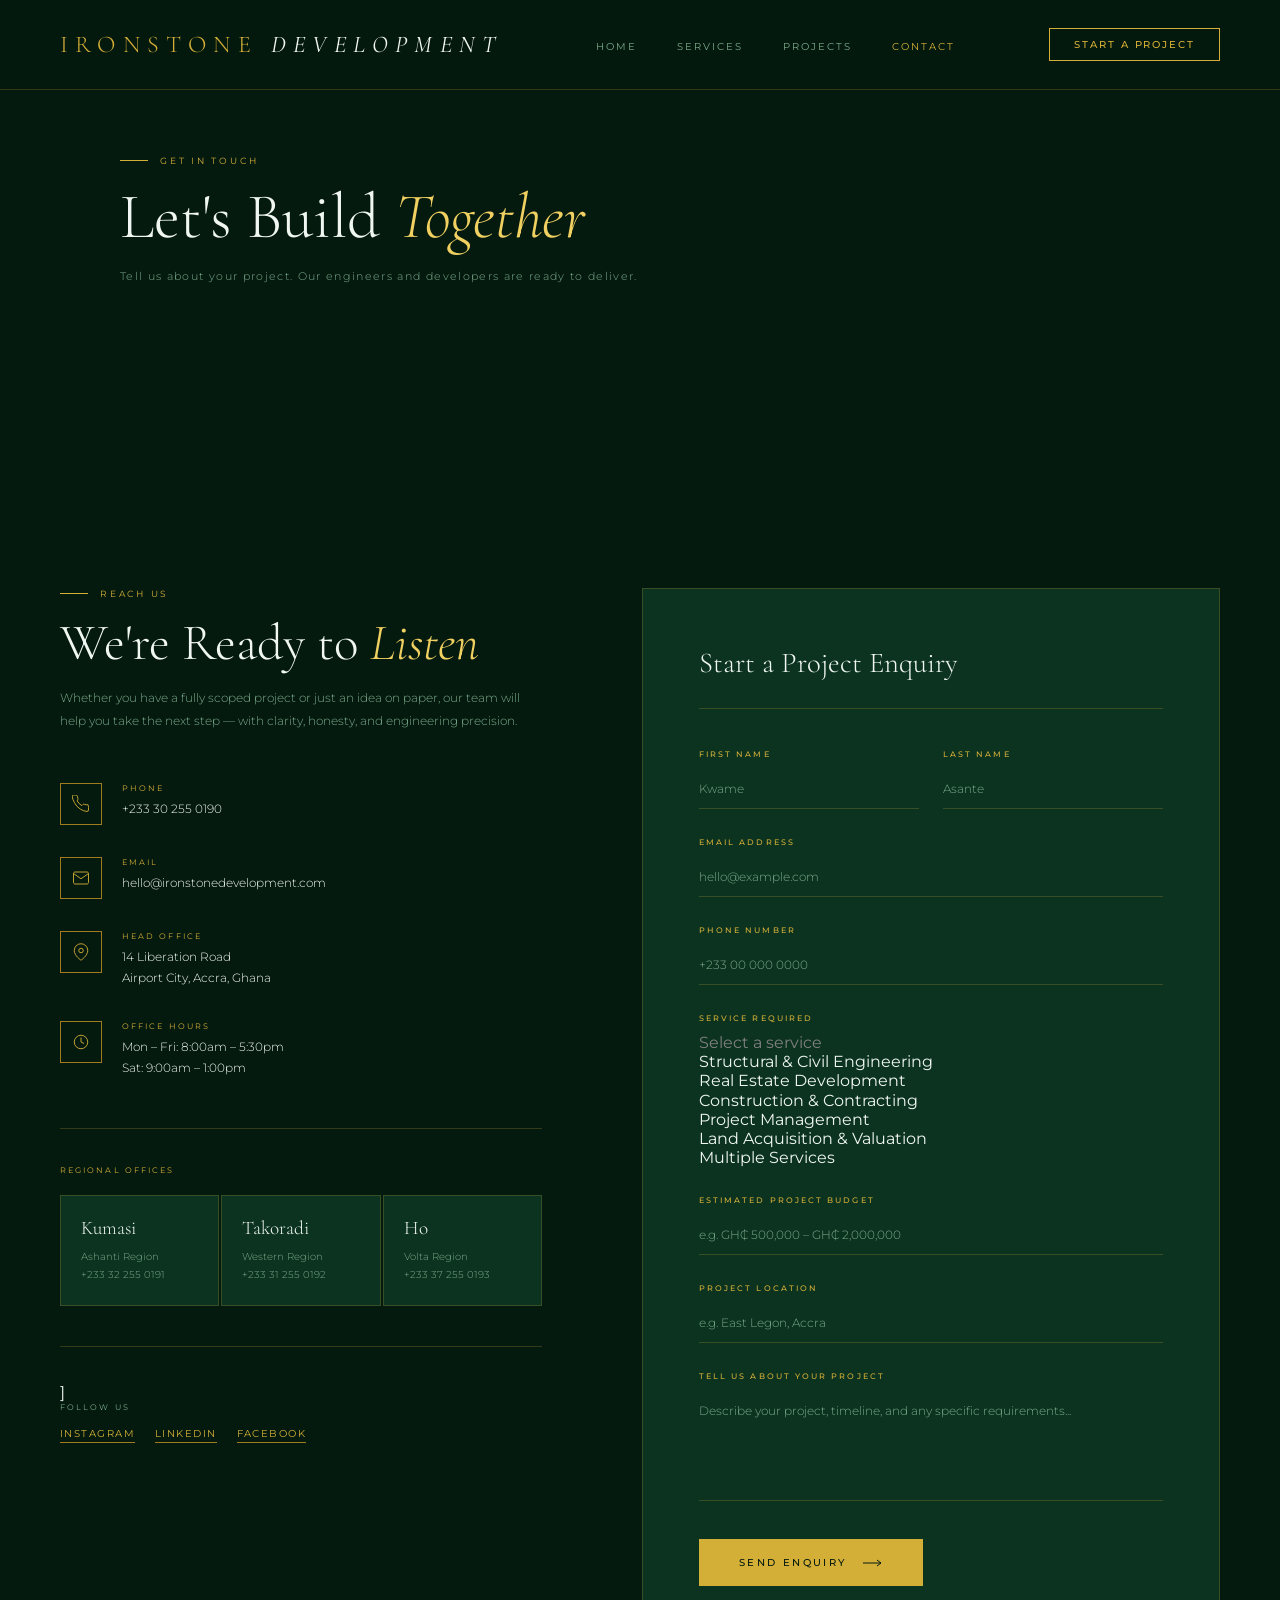
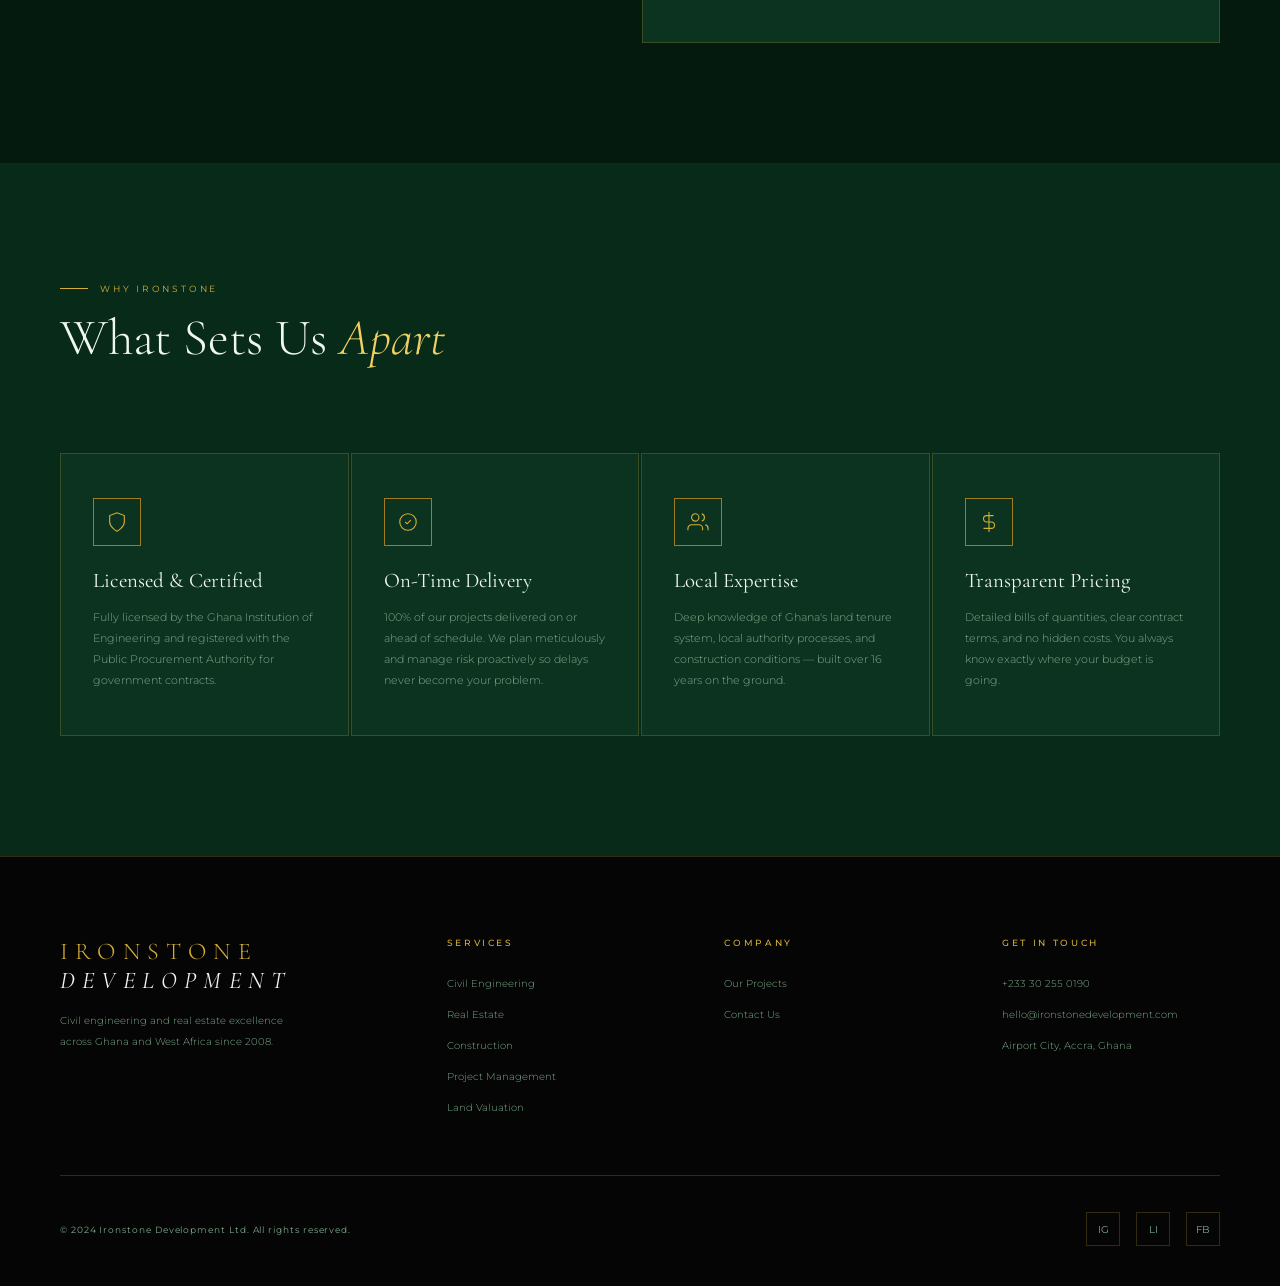
<file: contact.html>
<!DOCTYPE html>
<html lang="en">
<head>
  <meta charset="UTF-8">
  <meta name="viewport" content="width=device-width, initial-scale=1.0">
  <title>Contact — Ironstone Development</title>
  <link rel="stylesheet" href="css/style.css">
</head>
<body>

  <!-- NAV -->
  <nav id="main-nav">
    <a href="index.html" class="nav-logo">Ironstone <span>Development</span></a>
    <ul class="nav-links">
      <li><a href="index.html">Home</a></li>
      <li><a href="services.html">Services</a></li>
      <li><a href="projects.html">Projects</a></li>
      <li><a href="contact.html">Contact</a></li>
    </ul>
    <a href="contact.html" class="nav-cta">Start a Project</a>

<div class="hamburger" id="hamburger">
  <span></span>
  <span></span>
  <span></span>
</div>
  </nav>

  <!-- PAGE HERO -->
  <section class="page-hero">
    <div class="page-hero-bg contact-hero-bg"></div>
    <div class="page-hero-content">
      <div class="section-tag">Get In Touch</div>
      <h1 class="page-hero-title">Let's Build <em>Together</em></h1>
      <p class="page-hero-sub">
        Tell us about your project. Our engineers and
        developers are ready to deliver.
      </p>
    </div>
  </section>

  <!-- CONTACT BODY -->
  <section class="contact-section">
    <div class="contact-grid">

      <!-- LEFT — INFO -->
      <div class="contact-info reveal">

        <div class="section-tag">Reach Us</div>
        <h2 class="section-title">We're Ready to <em>Listen</em></h2>
        <p class="contact-intro">
          Whether you have a fully scoped project or just an
          idea on paper, our team will help you take the next
          step — with clarity, honesty, and engineering precision.
        </p>

        <div class="contact-details">

          <div class="contact-detail">
            <div class="contact-detail-icon">
              <svg width="18" height="18" viewBox="0 0 24 24" fill="none"
                stroke="currentColor" stroke-width="1.2">
                <path d="M22 16.92v3a2 2 0 01-2.18 2 19.79 19.79 0
                  01-8.63-3.07A19.5 19.5 0 013.07 9.81 19.79 19.79
                  0 01.18 1.18 2 2 0 012.18 0h3a2 2 0 012 1.72c.127.96
                  .361 1.903.7 2.81a2 2 0 01-.45 2.11L6.91 7.91a16 16
                  0 006.18 6.18l1.27-1.27a2 2 0 012.11-.45c.907.339
                  1.85.573 2.81.7A2 2 0 0122 14.92z"/>
              </svg>
            </div>
            <div>
              <div class="contact-detail-label">Phone</div>
              <div class="contact-detail-val">+233 30 255 0190</div>
            </div>
          </div>

          <div class="contact-detail">
            <div class="contact-detail-icon">
              <svg width="18" height="18" viewBox="0 0 24 24" fill="none"
                stroke="currentColor" stroke-width="1.2">
                <path d="M4 4h16c1.1 0 2 .9 2 2v12c0 1.1-.9 2-2
                  2H4c-1.1 0-2-.9-2-2V6c0-1.1.9-2 2-2z"/>
                <polyline points="22,6 12,13 2,6"/>
              </svg>
            </div>
            <div>
              <div class="contact-detail-label">Email</div>
              <div class="contact-detail-val">hello@ironstonedevelopment.com</div>
            </div>
          </div>

          <div class="contact-detail">
            <div class="contact-detail-icon">
              <svg width="18" height="18" viewBox="0 0 24 24" fill="none"
                stroke="currentColor" stroke-width="1.2">
                <path d="M21 10c0 7-9 13-9 13S3 17 3 10a9 9 0 0118 0z"/>
                <circle cx="12" cy="10" r="3"/>
              </svg>
            </div>
            <div>
              <div class="contact-detail-label">Head Office</div>
              <div class="contact-detail-val">
                14 Liberation Road<br>
                Airport City, Accra, Ghana
              </div>
            </div>
          </div>

          <div class="contact-detail">
            <div class="contact-detail-icon">
              <svg width="18" height="18" viewBox="0 0 24 24" fill="none"
                stroke="currentColor" stroke-width="1.2">
                <circle cx="12" cy="12" r="9"/>
                <path d="M12 6v6l4 2"/>
              </svg>
            </div>
            <div>
              <div class="contact-detail-label">Office Hours</div>
              <div class="contact-detail-val">
                Mon – Fri: 8:00am – 5:30pm<br>
                Sat: 9:00am – 1:00pm
              </div>
            </div>
          </div>

        </div>

        <!-- REGIONAL OFFICES -->
        <div class="regional-offices">
          <div class="contact-detail-label regional-label">
           Regional Offices
          </div>
          <div class="regional-grid">
            <div class="regional-card">
              <div class="regional-city">Kumasi</div>
              <div class="regional-info">Ashanti Region<br>+233 32 255 0191</div>
            </div>
            <div class="regional-card">
              <div class="regional-city">Takoradi</div>
              <div class="regional-info">Western Region<br>+233 31 255 0192</div>
            </div>
            <div class="regional-card">
              <div class="regional-city">Ho</div>
              <div class="regional-info">Volta Region<br>+233 37 255 0193</div>
            </div>
          </div>
        </div>

        <!-- SOCIALS -->
        <div class="contact-socials-bottom">
         ]<div class="contact-socials-label">Follow Us</div>
          <div class="contact-socials-links">
            <a href="#">Instagram</a>
            <a href="#">LinkedIn</a>
            <a href="#">Facebook</a>
          </div>
        </div>

      </div>

      <!-- RIGHT — FORM -->
      <div class="contact-form-wrap reveal">
        <div class="contact-form-inner">
          <div class="form-heading">Start a Project Enquiry</div>

          <div class="form-row">
            <div class="form-group">
              <label class="form-label">First Name</label>
              <input
                type="text"
                class="form-input"
                placeholder="Kwame"
              >
            </div>
            <div class="form-group">
              <label class="form-label">Last Name</label>
              <input
                type="text"
                class="form-input"
                placeholder="Asante"
              >
            </div>
          </div>

          <div class="form-group">
            <label class="form-label">Email Address</label>
            <input
              type="email"
              class="form-input"
              placeholder="hello@example.com"
            >
          </div>

          <div class="form-group">
            <label class="form-label">Phone Number</label>
            <input
              type="tel"
              class="form-input"
              placeholder="+233 00 000 0000"
            >
          </div>

          <div class="form-group">
            <label class="form-label">Service Required</label>
          </select class="form-input form-select">
              <option value="" disabled selected>Select a service</option>
              <option>Structural & Civil Engineering</option>
              <option>Real Estate Development</option>
              <option>Construction & Contracting</option>
              <option>Project Management</option>
              <option>Land Acquisition & Valuation</option>
              <option>Multiple Services</option>
            </select>
          </div>

          <div class="form-group">
            <label class="form-label">Estimated Project Budget</label>
            <input
              type="text"
              class="form-input"
              placeholder="e.g. GH₵ 500,000 – GH₵ 2,000,000"
            >
          </div>

          <div class="form-group">
            <label class="form-label">Project Location</label>
            <input
              type="text"
              class="form-input"
              placeholder="e.g. East Legon, Accra"
            >
          </div>

          <div class="form-group">
            <label class="form-label">Tell Us About Your Project</label>
            <textarea
              class="form-input form-textarea"
              placeholder="Describe your project, timeline, and any specific requirements..."
            ></textarea>
          </div>

          <button class="form-submit">
            <span>Send Enquiry</span>
            <svg width="20" height="8" viewBox="0 0 20 8" fill="none">
              <path d="M0 4h18M14 1l4 3-4 3"
                stroke="currentColor" stroke-width="1"/>
            </svg>
          </button>

        </div>
      </div>

    </div>
  </section>

  <!-- WHY WORK WITH US -->
  <section class="why-us reveal">
    <div class="section-header">
      <div>
        <div class="section-tag">Why Ironstone</div>
        <h2 class="section-title">What Sets Us <em>Apart</em></h2>
      </div>
    </div>
    <div class="why-grid">

      <div class="why-card">
        <div class="why-icon">
          <svg width="22" height="22" viewBox="0 0 24 24" fill="none"
            stroke="currentColor" stroke-width="1.2">
            <path d="M12 22s8-4 8-10V5l-8-3-8 3v7c0 6 8 10 8 10z"/>
          </svg>
        </div>
        <h3 class="why-title">Licensed & Certified</h3>
        <p class="why-text">
          Fully licensed by the Ghana Institution of Engineering
          and registered with the Public Procurement Authority
          for government contracts.
        </p>
      </div>

      <div class="why-card">
        <div class="why-icon">
          <svg width="22" height="22" viewBox="0 0 24 24" fill="none"
            stroke="currentColor" stroke-width="1.2">
            <circle cx="12" cy="12" r="9"/>
            <path d="M9 12l2 2 4-4"/>
          </svg>
        </div>
        <h3 class="why-title">On-Time Delivery</h3>
        <p class="why-text">
          100% of our projects delivered on or ahead of schedule.
          We plan meticulously and manage risk proactively so
          delays never become your problem.
        </p>
      </div>

      <div class="why-card">
        <div class="why-icon">
          <svg width="22" height="22" viewBox="0 0 24 24" fill="none"
            stroke="currentColor" stroke-width="1.2">
            <path d="M17 21v-2a4 4 0 00-4-4H5a4 4 0
              00-4 4v2"/>
            <circle cx="9" cy="7" r="4"/>
            <path d="M23 21v-2a4 4 0 00-3-3.87M16
              3.13a4 4 0 010 7.75"/>
          </svg>
        </div>
        <h3 class="why-title">Local Expertise</h3>
        <p class="why-text">
          Deep knowledge of Ghana's land tenure system,
          local authority processes, and construction
          conditions — built over 16 years on the ground.
        </p>
      </div>

      <div class="why-card">
        <div class="why-icon">
          <svg width="22" height="22" viewBox="0 0 24 24" fill="none"
            stroke="currentColor" stroke-width="1.2">
            <line x1="12" y1="1" x2="12" y2="23"/>
            <path d="M17 5H9.5a3.5 3.5 0 000 7h5a3.5
              3.5 0 010 7H6"/>
          </svg>
        </div>
        <h3 class="why-title">Transparent Pricing</h3>
        <p class="why-text">
          Detailed bills of quantities, clear contract terms,
          and no hidden costs. You always know exactly where
          your budget is going.
        </p>
      </div>

    </div>
  </section>

  <!-- FOOTER -->
  <footer>
    <div class="footer-top">
      <div>
        <a href="index.html" class="nav-logo">Ironstone <span>Development</span></a>
        <p class="footer-tagline">
          Civil engineering and real estate excellence
          across Ghana and West Africa since 2008.
        </p>
      </div>
      <div>
        <div class="footer-col-title">Services</div>
        <ul class="footer-links">
          <li><a href="services.html">Civil Engineering</a></li>
          <li><a href="services.html">Real Estate</a></li>
          <li><a href="services.html">Construction</a></li>
          <li><a href="services.html">Project Management</a></li>
          <li><a href="services.html">Land Valuation</a></li>
        </ul>
      </div>
      <div>
        <div class="footer-col-title">Company</div>
        <ul class="footer-links">
          <li><a href="projects.html">Our Projects</a></li>
          <li><a href="contact.html">Contact Us</a></li>
        </ul>
      </div>
      <div>
        <div class="footer-col-title">Get In Touch</div>
        <ul class="footer-links">
          <li><a href="#">+233 30 255 0190</a></li>
          <li><a href="#">hello@ironstonedevelopment.com</a></li>
          <li><a href="#">Airport City, Accra, Ghana</a></li>
        </ul>
      </div>
    </div>
    <div class="footer-bottom">
      <div class="footer-copy">
        © 2024 Ironstone Development Ltd. All rights reserved.
      </div>
      <div class="footer-socials">
        <a href="#" title="Instagram">IG</a>
        <a href="#" title="LinkedIn">LI</a>
        <a href="#" title="Facebook">FB</a>
      </div>
    </div>
  </footer>

  <script src="js/main.js"></script>
</body>
</html>
</file>
<file: css/style.css>
/* =====================
   IMPORTS & RESET
===================== */
@import url('https://fonts.googleapis.com/css2?family=Cormorant+Garamond:ital,wght@0,300;0,400;0,600;1,300;1,400&family=Montserrat:wght@200;300;400;500;600&display=swap');

*, *::before, *::after {
  box-sizing: border-box;
  margin: 0;
  padding: 0;
}

html {
  scroll-behavior: smooth;
}

body {
  font-family: 'Montserrat', sans-serif;
  background: var(--obsidian);
  color: var(--white);
  overflow-x: hidden;
}

/* =====================
   CSS VARIABLES
===================== */
:root {
  --gold:       #d4af37;
  --gold-light: #f0d060;
  --gold-dim:   #a07c1e;
  --obsidian:   #051a0f;
  --charcoal:   #082a18;
  --card-bg:    #0c3320;
  --border:     rgba(212, 175, 55, 0.22);
  --text-muted: #7aaa8a;
  --white:      #f0f7f2;
}

/* =====================
   TYPOGRAPHY
===================== */
h1, h2, h3, h4 {
  font-family: 'Cormorant Garamond', serif;
  font-weight: 300;
  line-height: 1.1;
}

a {
  text-decoration: none;
  color: inherit;
}

img {
  display: block;
  max-width: 100%;
}

/* =====================
   REUSABLE UTILITIES
===================== */
.section-tag {
  font-size: 0.58rem;
  font-weight: 400;
  letter-spacing: 0.3em;
  text-transform: uppercase;
  color: var(--gold);
  margin-bottom: 16px;
  display: flex;
  align-items: center;
  gap: 12px;
}

.section-tag::before {
  content: '';
  width: 28px;
  height: 1px;
  background: var(--gold);
  display: inline-block;
}

.section-title {
  font-size: clamp(2rem, 4vw, 3.5rem);
  margin-bottom: 16px;
}

.section-title em {
  font-style: italic;
  color: var(--gold-light);
}

.section-header {
  display: flex;
  align-items: flex-end;
  justify-content: space-between;
  margin-bottom: 70px;
}

/* =====================
   BUTTONS
===================== */
.btn-primary {
  display: inline-block;
  font-size: 0.6rem;
  font-weight: 500;
  letter-spacing: 0.25em;
  text-transform: uppercase;
  color: var(--obsidian);
  background: var(--gold);
  padding: 16px 36px;
  transition: background 0.3s;
  position: relative;
  overflow: hidden;
}

.btn-primary::after {
  content: '';
  position: absolute;
  inset: 0;
  background: var(--gold-light);
  transform: translateX(-101%);
  transition: transform 0.3s;
}

.btn-primary:hover::after {
  transform: translateX(0);
}

.btn-primary span {
  position: relative;
  z-index: 1;
}

.btn-ghost {
  display: inline-flex;
  align-items: center;
  gap: 10px;
  font-size: 0.6rem;
  font-weight: 400;
  letter-spacing: 0.2em;
  text-transform: uppercase;
  color: var(--white);
  transition: color 0.3s;
}

.btn-ghost:hover {
  color: var(--gold);
}

.btn-outline {
  display: inline-block;
  font-size: 0.6rem;
  font-weight: 500;
  letter-spacing: 0.2em;
  text-transform: uppercase;
  color: var(--gold);
  border: 1px solid var(--gold);
  padding: 14px 30px;
  transition: all 0.3s;
}

.btn-outline:hover {
  background: var(--gold);
  color: var(--obsidian);
}

/* =====================
   SCROLL REVEAL
===================== */
.reveal {
  opacity: 0;
  transform: translateY(30px);
  transition: opacity 0.8s ease, transform 0.8s ease;
}

.reveal.visible {
  opacity: 1;
  transform: translateY(0);
}

/* =====================
   SECTIONS
===================== */
section {
  padding: 120px 60px;
}

/* =====================
   CUSTOM CURSOR — CROSSHAIR
===================== */
body { cursor: auto; }

#cursor-h {
  position: fixed;
  top: 0;
  left: 0;
  right: 0;
  height: 1px;
  background: rgba(212, 175, 55, 0.5);
  pointer-events: none;
  z-index: 9999;
  transform: scaleX(1);
  transition: transform 0.2s ease;
}

#cursor-v {
  position: fixed;
  top: 0;
  bottom: 0;
  left: 0;
  width: 1px;
  background: rgba(212, 175, 55, 0.5);
  pointer-events: none;
  z-index: 9999;
  transform: scaleY(1);
  transition: transform 0.2s ease;
}

#cursor-dot {
  position: fixed;
  width: 7px;
  height: 7px;
  background: var(--gold);
  border-radius: 50%;
  pointer-events: none;
  z-index: 10000;
  transform: translate(-50%, -50%);
  opacity: 0.7;
  transition: transform 0.15s ease, opacity 0.15s ease;
}

/* =====================
   NAVIGATION
===================== */
#main-nav {
  position: fixed;
  top: 0; left: 0; right: 0;
  z-index: 1000;
  display: flex;
  align-items: center;
  justify-content: space-between;
  padding: 28px 60px;
  background: rgba(5, 26, 15, 0.92);
  border-bottom: 1px solid var(--border);
  webkit-backdrop-filter: blur(10px);
  webkit-backdrop-filter: blur(10px);
  transition: background 0.4s, padding 0.4s;
}

#main-nav.nav-scrolled {
  background: rgba(5, 26, 15, 0.98);
  padding: 18px 60px;
  border-bottom: 1px solid var(--border);
}

.nav-logo {
  font-family: 'Cormorant Garamond', serif;
  font-size: 1.5rem;
  font-weight: 300;
  letter-spacing: 0.3em;
  text-transform: uppercase;
  color: var(--gold);
}

.nav-logo span {
  font-style: italic;
  font-weight: 400;
  color: var(--white);
}

.nav-links {
  display: flex;
  gap: 40px;
  list-style: none;
}

.nav-links a {
  font-size: 0.62rem;
  font-weight: 400;
  letter-spacing: 0.2em;
  text-transform: uppercase;
  color: var(--text-muted);
  transition: color 0.3s;
}

.nav-links a:hover,
.nav-links a.active {
  color: var(--gold);
}

.nav-cta {
  font-size: 0.6rem;
  font-weight: 500;
  letter-spacing: 0.2em;
  text-transform: uppercase;
  color: var(--gold);
  border: 1px solid var(--gold);
  padding: 10px 24px;
  transition: all 0.3s;
}

.nav-cta:hover {
  background: var(--gold);
  color: var(--obsidian);
}

/* =====================
   FOOTER
===================== */
footer {
  background: #050505;
  padding: 80px 60px 40px;
  border-top: 1px solid var(--border);
}

.footer-top {
  display: grid;
  grid-template-columns: 1.5fr 1fr 1fr 1fr;
  gap: 60px;
  margin-bottom: 60px;
}

.footer-tagline {
  font-size: 0.65rem;
  font-weight: 300;
  line-height: 2;
  color: var(--text-muted);
  margin-top: 16px;
  max-width: 240px;
}

.footer-col-title {
  font-size: 0.55rem;
  font-weight: 500;
  letter-spacing: 0.3em;
  text-transform: uppercase;
  color: var(--gold);
  margin-bottom: 24px;
}

.footer-links {
  list-style: none;
  display: flex;
  flex-direction: column;
  gap: 12px;
}

.footer-links a {
  font-size: 0.65rem;
  font-weight: 300;
  color: var(--text-muted);
  transition: color 0.3s;
}

.footer-links a:hover { color: var(--gold); }

.footer-bottom {
  display: flex;
  align-items: center;
  justify-content: space-between;
  padding-top: 36px;
  border-top: 1px solid var(--border);
}

.footer-copy {
  font-size: 0.58rem;
  color: var(--text-muted);
  letter-spacing: 0.1em;
}

.footer-socials {
  display: flex;
  gap: 16px;
}

.footer-socials a {
  width: 34px;
  height: 34px;
  border: 1px solid var(--border);
  display: flex;
  align-items: center;
  justify-content: center;
  color: var(--text-muted);
  font-size: 0.65rem;
  transition: all 0.3s;
}

.footer-socials a:hover {
  border-color: var(--gold);
  color: var(--gold);
}

/* =====================
   HERO
===================== */
.hero {
  position: relative;
  height: 100vh;
  display: flex;
  align-items: center;
  overflow: hidden;
  padding-top: 90px;
}

.hero-bg {
  position: absolute;
  inset: 0;
  background:
    linear-gradient(to right, rgba(10,10,10,0.92) 40%, rgba(10,10,10,0.4) 100%),
    linear-gradient(to top, rgba(10,10,10,0.85) 0%, transparent 60%),
    url('https://images.unsplash.com/photo-1541888946425-d81bb19240f5?w=1800&q=80')
    center / cover no-repeat;
  transform: scale(1.05);
  animation: zoomOut 8s ease forwards;
}

@keyframes zoomOut {
  from { transform: scale(1.08); }
  to   { transform: scale(1.00); }
}

.hero-grain {
  position: absolute;
  inset: 0;
  background-image: url("data:image/svg+xml,%3Csvg viewBox='0 0 256 256' xmlns='http://www.w3.org/2000/svg'%3E%3Cfilter id='noise'%3E%3CfeTurbulence type='fractalNoise' baseFrequency='0.9' numOctaves='4' stitchTiles='stitch'/%3E%3C/filter%3E%3Crect width='100%25' height='100%25' filter='url(%23noise)' opacity='0.04'/%3E%3C/svg%3E");
  pointer-events: none;
  opacity: 0.4;
}

.hero-content {
  position: relative;
  padding: 0 60px;
  animation: riseUp 1.2s ease 0.4s both;
}

@keyframes riseUp {
  from { opacity: 0; transform: translateY(40px); }
  to   { opacity: 1; transform: translateY(0);    }
}

.hero-label {
  font-size: 0.6rem;
  font-weight: 400;
  letter-spacing: 0.35em;
  text-transform: uppercase;
  color: var(--gold);
  margin-bottom: 20px;
  display: flex;
  align-items: center;
  gap: 16px;
}

.hero-label::before {
  content: '';
  display: block;
  width: 40px;
  height: 1px;
  background: var(--gold);
}

.hero-title {
  font-size: clamp(3.5rem, 7vw, 7rem);
  font-weight: 300;
  letter-spacing: -0.01em;
  margin-bottom: 30px;
}

.hero-title em {
  font-style: italic;
  color: var(--gold-light);
}

.hero-sub {
  font-size: 0.7rem;
  font-weight: 300;
  letter-spacing: 0.12em;
  color: var(--text-muted);
  max-width: 380px;
  line-height: 2;
  margin-bottom: 50px;
}

.hero-actions {
  display: flex;
  align-items: center;
  gap: 30px;
}

/* =====================
   STATS BAR
===================== */
.stats-bar {
  display: flex;
  background: var(--card-bg);
  border-top: 1px solid var(--border);
  border-bottom: 1px solid var(--border);
}

.stat {
  flex: 1;
  padding: 36px 50px;
  border-right: 1px solid var(--border);
  text-align: center;
}

.stat:last-child { border-right: none; }

.stat-number {
  font-family: 'Cormorant Garamond', serif;
  font-size: 2.8rem;
  font-weight: 300;
  color: var(--gold);
  line-height: 1;
  margin-bottom: 8px;
}

.stat-label {
  font-size: 0.55rem;
  font-weight: 400;
  letter-spacing: 0.25em;
  text-transform: uppercase;
  color: var(--text-muted);
}

/* =====================
   FEATURED PROPERTY
===================== */
.featured {
  background: var(--charcoal);
}

.featured-grid {
  display: grid;
  grid-template-columns: 1.1fr 1fr;
}

.featured-img {
  position: relative;
  height: 580px;
  overflow: hidden;
}

.featured-img img {
  width: 100%;
  height: 100%;
  object-fit: cover;
  transition: transform 0.8s ease;
}

.featured-img:hover img { transform: scale(1.04); }

.featured-badge {
  position: absolute;
  top: 28px;
  left: 28px;
  background: var(--gold);
  color: var(--obsidian);
  font-size: 0.55rem;
  font-weight: 500;
  letter-spacing: 0.2em;
  text-transform: uppercase;
  padding: 8px 16px;
}

.featured-info {
  padding: 60px;
  background: var(--card-bg);
  height: 580px;
  display: flex;
  flex-direction: column;
  justify-content: center;
  border: 1px solid var(--border);
  border-left: none;
}

.prop-location {
  font-size: 0.58rem;
  letter-spacing: 0.2em;
  text-transform: uppercase;
  color: var(--gold);
  margin-bottom: 16px;
  display: flex;
  align-items: center;
  gap: 8px;
}

.prop-name {
  font-size: 2.2rem;
  font-weight: 300;
  margin-bottom: 20px;
}

.prop-desc {
  font-size: 0.7rem;
  font-weight: 300;
  line-height: 2;
  color: var(--text-muted);
  margin-bottom: 36px;
}

.prop-details {
  display: flex;
  gap: 32px;
  margin-bottom: 36px;
  padding-bottom: 36px;
  border-bottom: 1px solid var(--border);
}

.prop-detail-val {
  font-family: 'Cormorant Garamond', serif;
  font-size: 1.6rem;
  font-weight: 300;
  color: var(--white);
}

.prop-detail-key {
  font-size: 0.52rem;
  letter-spacing: 0.2em;
  text-transform: uppercase;
  color: var(--text-muted);
  margin-top: 4px;
}

.prop-price {
  font-family: 'Cormorant Garamond', serif;
  font-size: 2rem;
  font-weight: 400;
  color: var(--gold-light);
  margin-bottom: 28px;
}

.prop-price span {
  font-family: 'Montserrat', sans-serif;
  font-size: 0.6rem;
  font-weight: 300;
  color: var(--text-muted);
  vertical-align: middle;
}

/* =====================
   LISTINGS GRID (cards)
===================== */
.listings-preview {
  background: var(--obsidian);
}

.listings-grid {
  display: grid;
  grid-template-columns: repeat(3, 1fr);
  gap: 2px;
}

.card {
  background: var(--card-bg);
  overflow: hidden;
}

.card-img-wrap {
  position: relative;
  overflow: hidden;
}

.card-img {
  width: 100%;
  height: 280px;
  object-fit: cover;
  transition: transform 0.7s ease;
}

.card:hover .card-img { transform: scale(1.06); }

.card-overlay {
  position: absolute;
  inset: 0;
  background: rgba(10,10,10,0.75);
  opacity: 0;
  transition: opacity 0.4s;
  display: flex;
  align-items: center;
  justify-content: center;
}

.card:hover .card-overlay { opacity: 1; }

.card-overlay-btn {
  font-size: 0.58rem;
  letter-spacing: 0.2em;
  text-transform: uppercase;
  color: var(--obsidian);
  background: var(--gold);
  padding: 12px 28px;
}

.card-body {
  padding: 28px;
  border: 1px solid var(--border);
  border-top: none;
}

.card-type {
  font-size: 0.52rem;
  letter-spacing: 0.25em;
  text-transform: uppercase;
  color: var(--gold);
  margin-bottom: 10px;
}

.card-title {
  font-family: 'Cormorant Garamond', serif;
  font-size: 1.3rem;
  font-weight: 300;
  margin-bottom: 8px;
}

.card-loc {
  font-size: 0.6rem;
  color: var(--text-muted);
  margin-bottom: 20px;
  display: flex;
  align-items: center;
  gap: 6px;
}

.card-footer {
  display: flex;
  align-items: center;
  justify-content: space-between;
  padding-top: 16px;
  border-top: 1px solid var(--border);
}

.card-price {
  font-family: 'Cormorant Garamond', serif;
  font-size: 1.4rem;
  font-weight: 400;
  color: var(--gold-light);
}

.card-meta {
  font-size: 0.55rem;
  letter-spacing: 0.1em;
  color: var(--text-muted);
  text-align: right;
  line-height: 1.8;
}

/* =====================
   TESTIMONIAL
===================== */
.testimonial {
  background: var(--charcoal);
  text-align: center;
}

.testimonial-inner {
  max-width: 720px;
  margin: 0 auto;
}

.quote-mark {
  font-family: 'Cormorant Garamond', serif;
  font-size: 8rem;
  color: var(--gold);
  line-height: 0.5;
  margin-bottom: 30px;
  opacity: 0.4;
}

.quote-text {
  font-family: 'Cormorant Garamond', serif;
  font-size: 1.7rem;
  font-weight: 300;
  font-style: italic;
  line-height: 1.6;
  margin-bottom: 40px;
}

.quote-author {
  font-size: 0.58rem;
  letter-spacing: 0.3em;
  text-transform: uppercase;
  color: var(--gold);
  margin-bottom: 8px;
}

.quote-role {
  font-size: 0.6rem;
  color: var(--text-muted);
}

/* =====================
   PAGE HERO (inner pages)
===================== */
.page-hero {
  position: relative;
  height: 52vh;
  min-height: 380px;
  display: flex;
  align-items: center;
  overflow: hidden;
  padding-top: 90px;
}

.page-hero-bg {
  position: absolute;
  inset: 0;
  background:
    linear-gradient(to top, rgba(10,10,10,1) 0%, rgba(10,10,10,0.5) 60%),
    linear-gradient(to right, rgba(10,10,10,0.7) 0%, transparent 100%),
    url('https://images.unsplash.com/photo-1582407947304-fd86f028f716?w=1800&q=80')
    center / cover no-repeat;
}

.page-hero-content {
  position: relative;
  padding: 0 60px;
  animation: riseUp 1s ease 0.2s both;
}

.page-hero-title {
  font-size: clamp(2.8rem, 5vw, 5rem);
  font-weight: 300;
  margin-bottom: 16px;
}

.page-hero-title em {
  font-style: italic;
  color: var(--gold-light);
}

.page-hero-sub {
  font-size: 0.7rem;
  font-weight: 300;
  letter-spacing: 0.12em;
  color: var(--text-muted);
}

/* =====================
   FILTER BAR
===================== */
.filter-bar {
  display: flex;
  gap: 4px;
  padding: 0 60px;
  background: var(--charcoal);
  border-bottom: 1px solid var(--border);
}

.filter-btn {
  font-family: 'Montserrat', sans-serif;
  font-size: 0.58rem;
  font-weight: 400;
  letter-spacing: 0.2em;
  text-transform: uppercase;
  color: var(--text-muted);
  background: transparent;
  border: none;
  padding: 20px 24px;
  cursor: none;
  border-bottom: 2px solid transparent;
  transition: all 0.3s;
}

.filter-btn:hover { color: var(--gold); }

.filter-btn.active {
  color: var(--gold);
  border-bottom-color: var(--gold);
}

/* =====================
   PROPERTIES SECTION
===================== */
.properties-section {
  background: var(--obsidian);
  padding: 80px 60px 120px;
}

.properties-grid {
  display: grid;
  grid-template-columns: repeat(3, 1fr);
  gap: 2px;
}

.card-badge {
  position: absolute;
  top: 20px;
  left: 20px;
  background: var(--gold);
  color: var(--obsidian);
  font-size: 0.52rem;
  font-weight: 500;
  letter-spacing: 0.2em;
  text-transform: uppercase;
  padding: 6px 14px;
}

.card-badge.new {
  background: var(--white);
  color: var(--obsidian);
}

.card-price span {
  font-family: 'Montserrat', sans-serif;
  font-size: 0.6rem;
  color: var(--text-muted);
}

/* =====================
   STORY SECTION
===================== */
.story {
  background: var(--charcoal);
}

.story-grid {
  display: grid;
  grid-template-columns: 1fr 1fr;
  gap: 80px;
  align-items: center;
}

.story-img-wrap {
  position: relative;
}

.story-img {
  width: 100%;
  height: 560px;
  object-fit: cover;
  display: block;
}

.story-accent {
  position: absolute;
  bottom: -24px;
  right: -24px;
  width: 160px;
  height: 160px;
  background: var(--gold);
  display: flex;
  flex-direction: column;
  align-items: center;
  justify-content: center;
  text-align: center;
  padding: 20px;
}

.story-accent strong {
  font-family: 'Cormorant Garamond', serif;
  font-size: 3rem;
  font-weight: 300;
  color: var(--obsidian);
  line-height: 1;
}

.story-accent span {
  font-size: 0.5rem;
  font-weight: 500;
  letter-spacing: 0.15em;
  text-transform: uppercase;
  color: var(--obsidian);
  opacity: 0.75;
  margin-top: 6px;
}

.story-text {
  font-size: 0.72rem;
  font-weight: 300;
  line-height: 2;
  color: var(--text-muted);
  margin-bottom: 20px;
}

.story-stats {
  display: flex;
  gap: 40px;
  margin-top: 40px;
  padding-top: 40px;
  border-top: 1px solid var(--border);
}

.story-stat-val {
  font-family: 'Cormorant Garamond', serif;
  font-size: 2.2rem;
  font-weight: 300;
  color: var(--gold);
  line-height: 1;
  margin-bottom: 6px;
}

.story-stat-key {
  font-size: 0.52rem;
  letter-spacing: 0.2em;
  text-transform: uppercase;
  color: var(--text-muted);
}

/* =====================
   VALUES
===================== */
.values {
  background: var(--obsidian);
}

.values-grid {
  display: grid;
  grid-template-columns: repeat(4, 1fr);
  gap: 2px;
}

.value-card {
  background: var(--card-bg);
  border: 1px solid var(--border);
  padding: 48px 36px;
  transition: border-color 0.3s;
}

.value-card:hover {
  border-color: var(--gold-dim);
}

.value-icon {
  width: 48px;
  height: 48px;
  border: 1px solid var(--gold-dim);
  display: flex;
  align-items: center;
  justify-content: center;
  color: var(--gold);
  margin-bottom: 28px;
}

.value-title {
  font-family: 'Cormorant Garamond', serif;
  font-size: 1.4rem;
  font-weight: 400;
  margin-bottom: 16px;
}

.value-text {
  font-size: 0.66rem;
  font-weight: 300;
  line-height: 2;
  color: var(--text-muted);
}

/* =====================
   TEAM
===================== */
.team {
  background: var(--charcoal);
}

.team-grid {
  display: grid;
  grid-template-columns: repeat(3, 1fr);
  gap: 2px;
}

.team-card {
  background: var(--card-bg);
  overflow: hidden;
}

.team-img-wrap {
  position: relative;
  overflow: hidden;
}

.team-img {
  width: 100%;
  height: 360px;
  object-fit: cover;
  object-position: top;
  display: block;
  transition: transform 0.7s ease;
  filter: grayscale(30%);
}

.team-card:hover .team-img {
  transform: scale(1.04);
  filter: grayscale(0%);
}

.team-overlay {
  position: absolute;
  inset: 0;
  background: rgba(10,10,10,0.6);
  opacity: 0;
  transition: opacity 0.4s;
  display: flex;
  align-items: flex-end;
  padding: 24px;
}

.team-card:hover .team-overlay { opacity: 1; }

.team-socials {
  display: flex;
  gap: 10px;
}

.team-socials a {
  width: 34px;
  height: 34px;
  border: 1px solid rgba(201,168,76,0.5);
  display: flex;
  align-items: center;
  justify-content: center;
  color: var(--gold);
  font-size: 0.6rem;
  font-weight: 500;
  transition: all 0.3s;
}

.team-socials a:hover {
  background: var(--gold);
  color: var(--obsidian);
}

.team-body {
  padding: 28px;
  border: 1px solid var(--border);
  border-top: none;
}

.team-name {
  font-family: 'Cormorant Garamond', serif;
  font-size: 1.4rem;
  font-weight: 400;
  margin-bottom: 6px;
}

.team-role {
  font-size: 0.55rem;
  letter-spacing: 0.2em;
  text-transform: uppercase;
  color: var(--gold);
  margin-bottom: 16px;
}

.team-bio {
  font-size: 0.65rem;
  font-weight: 300;
  line-height: 2;
  color: var(--text-muted);
}

/* =====================
   CONTACT SECTION
===================== */
.contact-section {
  background: var(--obsidian);
  padding: 120px 60px;
}

.contact-grid {
  display: grid;
  grid-template-columns: 1fr 1.2fr;
  gap: 100px;
  align-items: start;
}

.contact-intro {
  font-size: 0.72rem;
  font-weight: 300;
  line-height: 2;
  color: var(--text-muted);
  margin-bottom: 50px;
  margin-top: 16px;
}

.contact-details {
  display: flex;
  flex-direction: column;
  gap: 32px;
  margin-bottom: 50px;
}

.contact-detail {
  display: flex;
  gap: 20px;
  align-items: flex-start;
}

.contact-detail-icon {
  width: 42px;
  height: 42px;
  border: 1px solid var(--gold-dim);
  display: flex;
  align-items: center;
  justify-content: center;
  color: var(--gold);
  flex-shrink: 0;
}

.contact-detail-label {
  font-size: 0.52rem;
  letter-spacing: 0.25em;
  text-transform: uppercase;
  color: var(--gold);
  margin-bottom: 6px;
}

.contact-detail-val {
  font-size: 0.72rem;
  font-weight: 300;
  line-height: 1.8;
  color: var(--white);
}

.contact-socials-label {
  font-size: 0.52rem;
  letter-spacing: 0.25em;
  text-transform: uppercase;
  color: var(--text-muted);
  margin-bottom: 16px;
}

.contact-socials-links {
  display: flex;
  gap: 20px;
}

.contact-socials-links a {
  font-size: 0.6rem;
  letter-spacing: 0.15em;
  text-transform: uppercase;
  color: var(--gold);
  border-bottom: 1px solid var(--gold-dim);
  padding-bottom: 3px;
  transition: all 0.3s;
}

.contact-socials-links a:hover {
  color: var(--gold-light);
  border-color: var(--gold-light);
}

/* =====================
   CONTACT FORM
===================== */
.contact-form-inner {
  background: var(--card-bg);
  border: 1px solid var(--border);
  padding: 56px;
}

.form-heading {
  font-family: 'Cormorant Garamond', serif;
  font-size: 1.8rem;
  font-weight: 300;
  margin-bottom: 40px;
  padding-bottom: 28px;
  border-bottom: 1px solid var(--border);
}

.form-row {
  display: grid;
  grid-template-columns: 1fr 1fr;
  gap: 24px;
}

.form-group {
  display: flex;
  flex-direction: column;
  margin-bottom: 28px;
}

.form-label {
  font-size: 0.52rem;
  font-weight: 500;
  letter-spacing: 0.25em;
  text-transform: uppercase;
  color: var(--gold);
  margin-bottom: 10px;
}

.form-input {
  background: transparent;
  border: none;
  border-bottom: 1px solid var(--border);
  padding: 12px 0;
  font-family: 'Montserrat', sans-serif;
  font-size: 0.78rem;
  font-weight: 300;
  color: var(--white);
  outline: none;
  transition: border-color 0.3s;
  width: 100%;
}

.form-input::placeholder {
  color: var(--text-muted);
}

.form-input:focus {
  border-color: var(--gold);
}

.form-select {
  appearance: none;
  cursor: none;
}

.form-select option {
  background: var(--card-bg);
  color: var(--white);
}

.form-textarea {
  resize: none;
  height: 110px;
}

.form-submit {
  display: inline-flex;
  align-items: center;
  gap: 16px;
  font-family: 'Montserrat', sans-serif;
  font-size: 0.6rem;
  font-weight: 500;
  letter-spacing: 0.25em;
  text-transform: uppercase;
  color: var(--obsidian);
  background: var(--gold);
  border: none;
  padding: 18px 40px;
  cursor: none;
  transition: background 0.3s;
  margin-top: 10px;
  position: relative;
  overflow: hidden;
}

.form-submit::after {
  content: '';
  position: absolute;
  inset: 0;
  background: var(--gold-light);
  transform: translateX(-101%);
  transition: transform 0.3s;
}

.form-submit:hover::after {
  transform: translateX(0);
}

.form-submit span,
.form-submit svg {
  position: relative;
  z-index: 1;
}

/* =====================
   OFFICES STRIP
===================== */
.offices {
  background: var(--charcoal);
}

.offices-grid {
  display: grid;
  grid-template-columns: repeat(4, 1fr);
  gap: 2px;
}

.office-card {
  background: var(--card-bg);
  border: 1px solid var(--border);
  padding: 40px 36px;
  transition: border-color 0.3s;
}

.office-card:hover {
  border-color: var(--gold-dim);
}

.office-city {
  font-family: 'Cormorant Garamond', serif;
  font-size: 1.6rem;
  font-weight: 300;
  margin-bottom: 4px;
}

.office-country {
  font-size: 0.52rem;
  letter-spacing: 0.2em;
  text-transform: uppercase;
  color: var(--gold);
  margin-bottom: 20px;
  padding-bottom: 20px;
  border-bottom: 1px solid var(--border);
}

.office-address {
  font-size: 0.66rem;
  font-weight: 300;
  line-height: 2;
  color: var(--text-muted);
  margin-bottom: 16px;
}

.office-phone {
  font-size: 0.66rem;
  font-weight: 300;
  color: var(--gold-light);
}

/* =====================
   SERVICES OVERVIEW
===================== */
.services-overview {
  background: var(--obsidian);
}

.services-grid {
  display: grid;
  grid-template-columns: repeat(5, 1fr);
  gap: 2px;
}

.service-card {
  background: var(--card-bg);
  border: 1px solid var(--border);
  padding: 40px 30px;
  display: flex;
  flex-direction: column;
  gap: 16px;
  transition: border-color 0.3s, transform 0.3s;
}

.service-card:hover {
  border-color: var(--gold-dim);
  transform: translateY(-4px);
}

.service-icon {
  width: 52px;
  height: 52px;
  border: 1px solid var(--gold-dim);
  display: flex;
  align-items: center;
  justify-content: center;
  color: var(--gold);
  margin-bottom: 8px;
}

.service-title {
  font-family: 'Cormorant Garamond', serif;
  font-size: 1.2rem;
  font-weight: 400;
  line-height: 1.3;
}

.service-text {
  font-size: 0.65rem;
  font-weight: 300;
  line-height: 2;
  color: var(--text-muted);
  flex: 1;
}

.service-link {
  display: inline-flex;
  align-items: center;
  gap: 10px;
  font-size: 0.55rem;
  font-weight: 500;
  letter-spacing: 0.2em;
  text-transform: uppercase;
  color: var(--gold);
  margin-top: 8px;
  transition: gap 0.3s;
}

.service-link:hover { gap: 16px; }

/* =====================
   SERVICES HERO BG
===================== */
.services-hero-bg {
  background:
    linear-gradient(to top, rgba(5,26,15,1) 0%, rgba(5,26,15,0.5) 60%),
    linear-gradient(to right, rgba(5,26,15,0.8) 0%, transparent 100%),
    url('https://images.unsplash.com/photo-1504307651254-35680f356dfd?w=1800&q=80')
    center / cover no-repeat !important;
}

/* =====================
   SERVICE DETAIL
===================== */
.service-detail {
  background: var(--obsidian);
  padding: 100px 60px;
  border-bottom: 1px solid var(--border);
}

.service-detail-alt {
  background: var(--charcoal);
}

.service-detail-grid {
  display: grid;
  grid-template-columns: 1fr 1fr;
  gap: 80px;
  align-items: center;
}

.service-detail-grid-rev {
  direction: rtl;
}

.service-detail-grid-rev > * {
  direction: ltr;
}

.service-detail-img {
  position: relative;
  overflow: hidden;
}

.service-detail-img img {
  width: 100%;
  height: 500px;
  object-fit: cover;
  display: block;
  transition: transform 0.7s ease;
}

.service-detail-img:hover img {
  transform: scale(1.04);
}

.service-number {
  position: absolute;
  bottom: 24px;
  right: 24px;
  font-family: 'Cormorant Garamond', serif;
  font-size: 5rem;
  font-weight: 300;
  color: var(--gold);
  line-height: 1;
  opacity: 0.6;
}

.service-detail-text {
  font-size: 0.72rem;
  font-weight: 300;
  line-height: 2;
  color: var(--text-muted);
  margin-bottom: 20px;
}

.service-features {
  display: flex;
  flex-direction: column;
  gap: 14px;
  margin: 32px 0 40px;
  padding: 28px 0;
  border-top: 1px solid var(--border);
  border-bottom: 1px solid var(--border);
}

.service-feature {
  display: flex;
  align-items: center;
  gap: 14px;
  font-size: 0.68rem;
  font-weight: 300;
  color: var(--white);
  letter-spacing: 0.05em;
}

.feature-dot {
  width: 6px;
  height: 6px;
  background: var(--gold);
  border-radius: 50%;
  flex-shrink: 0;
}

/* =====================
   CTA STRIP
===================== */
.cta-strip {
  background: var(--card-bg);
  border-top: 1px solid var(--border);
  border-bottom: 1px solid var(--border);
  text-align: center;
  padding: 100px 60px;
  position: relative;
  overflow: hidden;
}

.cta-strip::before {
  content: '';
  position: absolute;
  inset: 0;
  background: radial-gradient(
    ellipse at center,
    rgba(212, 175, 55, 0.06) 0%,
    transparent 70%
  );
  pointer-events: none;
}

.cta-strip-content {
  position: relative;
  max-width: 640px;
  margin: 0 auto;
}

.cta-strip-title {
  font-size: clamp(2rem, 4vw, 3.2rem);
  font-weight: 300;
  margin-bottom: 20px;
}

.cta-strip-title em {
  font-style: italic;
  color: var(--gold-light);
}

.cta-strip-sub {
  font-size: 0.72rem;
  font-weight: 300;
  line-height: 2;
  color: var(--text-muted);
  margin-bottom: 40px;
}

/* =====================
   PROJECTS HERO BG
===================== */
.projects-hero-bg {
  background:
    linear-gradient(to top, rgba(5,26,15,1) 0%, rgba(5,26,15,0.5) 60%),
    linear-gradient(to right, rgba(5,26,15,0.8) 0%, transparent 100%),
    url('https://images.unsplash.com/photo-1590274853856-f22d5ee3d228?w=1800&q=80')
    center / cover no-repeat !important;
}

/* =====================
   PROJECTS SECTION
===================== */
.projects-section {
  background: var(--obsidian);
  padding: 80px 60px 120px;
}

.projects-grid {
  display: grid;
  grid-template-columns: repeat(3, 1fr);
  gap: 2px;
}

.project-card {
  background: var(--card-bg);
  overflow: hidden;
}

.project-img-wrap {
  position: relative;
  overflow: hidden;
}

.project-img {
  width: 100%;
  height: 280px;
  object-fit: cover;
  display: block;
  transition: transform 0.7s ease;
}

.project-card:hover .project-img {
  transform: scale(1.06);
}

.project-overlay {
  position: absolute;
  inset: 0;
  background: rgba(5,26,15,0.82);
  opacity: 0;
  transition: opacity 0.4s;
  display: flex;
  align-items: center;
  justify-content: center;
}

.project-card:hover .project-overlay {
  opacity: 1;
}

.project-overlay-content {
  text-align: center;
}

.project-overlay-type {
  font-size: 0.55rem;
  letter-spacing: 0.25em;
  text-transform: uppercase;
  color: var(--gold);
  margin-bottom: 10px;
}

.project-overlay-value {
  font-family: 'Cormorant Garamond', serif;
  font-size: 2rem;
  font-weight: 300;
  color: var(--white);
}

.project-badge {
  position: absolute;
  top: 20px;
  left: 20px;
  background: var(--gold);
  color: var(--obsidian);
  font-size: 0.52rem;
  font-weight: 500;
  letter-spacing: 0.2em;
  text-transform: uppercase;
  padding: 6px 14px;
}

.project-badge.new {
  background: var(--white);
  color: var(--obsidian);
}

.project-body {
  padding: 28px;
  border: 1px solid var(--border);
  border-top: none;
}

.project-type {
  font-size: 0.52rem;
  letter-spacing: 0.25em;
  text-transform: uppercase;
  color: var(--gold);
  margin-bottom: 10px;
}

.project-title {
  font-family: 'Cormorant Garamond', serif;
  font-size: 1.3rem;
  font-weight: 300;
  margin-bottom: 8px;
}

.project-location {
  font-size: 0.6rem;
  color: var(--text-muted);
  margin-bottom: 14px;
  display: flex;
  align-items: center;
  gap: 6px;
}

.project-desc {
  font-size: 0.65rem;
  font-weight: 300;
  line-height: 1.9;
  color: var(--text-muted);
  margin-bottom: 18px;
}

.project-tags {
  display: flex;
  flex-wrap: wrap;
  gap: 8px;
}

.project-tag {
  font-size: 0.5rem;
  letter-spacing: 0.15em;
  text-transform: uppercase;
  color: var(--gold);
  border: 1px solid var(--gold-dim);
  padding: 5px 12px;
}

/* =====================
   CONTACT HERO BG
===================== */
.contact-hero-bg {
  background:
    linear-gradient(to top, rgba(5,26,15,1) 0%, rgba(5,26,15,0.5) 60%),
    linear-gradient(to right, rgba(5,26,15,0.8) 0%, transparent 100%),
    url('https://images.unsplash.com/photo-1521791136064-7986c2920216?w=1800&q=80')
    center / cover no-repeat !important;
}

/* =====================
   REGIONAL OFFICES
===================== */
.regional-offices {
  margin-top: 40px;
  padding-top: 36px;
  border-top: 1px solid var(--border);
}

.regional-grid {
  display: grid;
  grid-template-columns: repeat(3, 1fr);
  gap: 2px;
}

.regional-card {
  background: var(--card-bg);
  border: 1px solid var(--border);
  padding: 20px;
  transition: border-color 0.3s;
}

.regional-card:hover {
  border-color: var(--gold-dim);
}

.regional-city {
  font-family: 'Cormorant Garamond', serif;
  font-size: 1.2rem;
  font-weight: 300;
  margin-bottom: 8px;
}

.regional-info {
  font-size: 0.6rem;
  font-weight: 300;
  line-height: 1.9;
  color: var(--text-muted);
}

/* =====================
   WHY US
===================== */
.why-us {
  background: var(--charcoal);
}

.why-grid {
  display: grid;
  grid-template-columns: repeat(4, 1fr);
  gap: 2px;
}

.why-card {
  background: var(--card-bg);
  border: 1px solid var(--border);
  padding: 44px 32px;
  transition: border-color 0.3s, transform 0.3s;
}

.why-card:hover {
  border-color: var(--gold-dim);
  transform: translateY(-4px);
}

.why-icon {
  width: 48px;
  height: 48px;
  border: 1px solid var(--gold-dim);
  display: flex;
  align-items: center;
  justify-content: center;
  color: var(--gold);
  margin-bottom: 24px;
}

.why-title {
  font-family: 'Cormorant Garamond', serif;
  font-size: 1.3rem;
  font-weight: 400;
  margin-bottom: 14px;
}

.why-text {
  font-size: 0.66rem;
  font-weight: 300;
  line-height: 2;
  color: var(--text-muted);
}

/* =====================
   INLINE STYLE FIXES
===================== */
.regional-label {
  margin-bottom: 20px;
}

.contact-socials {
  margin-top: 40px;
}

/* =====================
   CONTACT CLEAN FIXES
===================== */
.regional-offices-label {
  font-size: 0.52rem;
  font-weight: 500;
  letter-spacing: 0.25em;
  text-transform: uppercase;
  color: var(--gold);
  margin-bottom: 20px;
}

.contact-socials-bottom {
  margin-top: 40px;
  padding-top: 36px;
  border-top: 1px solid var(--border);
}

.contact-socials-bottom .contact-socials-label {
  font-size: 0.52rem;
  letter-spacing: 0.25em;
  text-transform: uppercase;
  color: var(--text-muted);
  margin-bottom: 16px;
}

.contact-socials-bottom .contact-socials-links a {
  font-size: 0.6rem;
  letter-spacing: 0.15em;
  text-transform: uppercase;
  color: var(--gold);
  border-bottom: 1px solid var(--gold-dim);
  padding-bottom: 3px;
  transition: all 0.3s;
}

.contact-socials-bottom .contact-socials-links a:hover {
  color: var(--gold-light);
  border-color: var(--gold-light);
}

/* =====================
   HAMBURGER BUTTON
===================== */
.hamburger {
  display: none;
  flex-direction: column;
  gap: 5px;
  cursor: pointer;
  padding: 4px;
  z-index: 1001;
}

.hamburger span {
  display: block;
  width: 26px;
  height: 2px;
  background: var(--gold);
  transition: all 0.3s ease;
  transform-origin: center;
}

.hamburger.open span:nth-child(1) {
  transform: translateY(7px) rotate(45deg);
}

.hamburger.open span:nth-child(2) {
  opacity: 0;
}

.hamburger.open span:nth-child(3) {
  transform: translateY(-7px) rotate(-45deg);
}

/* =====================
   MOBILE — BASE
===================== */
@media (max-width: 768px) {

  /* NAV */
  #main-nav {
    padding: 18px 24px;
  }

  .nav-logo {
    font-size: 1.1rem;
  }

  .nav-links {
    position: fixed;
    top: 0;
    left: 0;
    right: 0;
    bottom: 0;
    background: rgba(5, 26, 15, 0.98);
    flex-direction: column;
    align-items: center;
    justify-content: center;
    gap: 36px;
    transform: translateX(100%);
    transition: transform 0.4s ease;
    z-index: 1000;
  }

  .nav-links.nav-open {
    transform: translateX(0);
  }

  .nav-links a {
    font-size: 1.1rem;
    letter-spacing: 0.2em;
  }

  .nav-cta {
    display: none;
  }

  .hamburger {
    display: flex;
  }

  /* HERO */
  .hero {
    padding-top: 70px;
    height: auto;
    min-height: 100vh;
  }

  .hero-content {
    padding: 40px 24px;
  }

  .hero-title {
    font-size: 3rem;
  }

  .hero-sub {
    font-size: 0.75rem;
    max-width: 100%;
  }

  .hero-actions {
    flex-direction: column;
    align-items: flex-start;
    gap: 20px;
  }

  /* STATS BAR */
  .stats-bar {
    flex-wrap: wrap;
  }

  .stat {
    flex: 1 1 50%;
    padding: 24px 16px;
    border-right: none;
    border-bottom: 1px solid var(--border);
  }

  .stat-number {
    font-size: 2rem;
  }

  /* SECTIONS */
  section {
    padding: 70px 24px;
  }

  .section-header {
    flex-direction: column;
    align-items: flex-start;
    gap: 20px;
    margin-bottom: 40px;
  }

  /* FEATURED */
  .featured-grid {
    grid-template-columns: 1fr;
  }

  .featured-img {
    height: 280px;
  }

  .featured-info {
    height: auto;
    padding: 32px 24px;
    border-left: 1px solid var(--border);
    border-top: none;
  }

  .prop-details {
    flex-wrap: wrap;
    gap: 20px;
  }

  /* SERVICES GRID */
  .services-grid {
    grid-template-columns: 1fr;
  }

  /* LISTINGS & PROJECTS GRID */
  .listings-grid,
  .projects-grid,
  .properties-grid {
    grid-template-columns: 1fr;
  }

  /* SERVICE DETAIL */
  .service-detail {
    padding: 60px 24px;
  }

  .service-detail-grid,
  .service-detail-grid-rev {
    grid-template-columns: 1fr;
    gap: 40px;
    direction: ltr;
  }

  .service-detail-img img {
    height: 280px;
  }

  .service-number {
    font-size: 3.5rem;
  }

  /* STORY */
  .story-grid {
    grid-template-columns: 1fr;
    gap: 60px;
  }

  .story-img {
    height: 300px;
  }

  .story-accent {
    bottom: -16px;
    right: -12px;
    width: 120px;
    height: 120px;
  }

  .story-stats {
    flex-wrap: wrap;
    gap: 24px;
  }

  /* VALUES */
  .values-grid {
    grid-template-columns: 1fr 1fr;
  }

  /* TEAM */
  .team-grid {
    grid-template-columns: 1fr;
  }

  /* FILTER BAR */
  .filter-bar {
    padding: 0 24px;
    overflow-x: auto;
    flex-wrap: nowrap;
    gap: 0;
  }

  .filter-btn {
    white-space: nowrap;
    padding: 16px 16px;
    font-size: 0.55rem;
  }

  /* CONTACT */
  .contact-section {
    padding: 70px 24px;
  }

  .contact-grid {
    grid-template-columns: 1fr;
    gap: 50px;
  }

  .contact-form-inner {
    padding: 32px 24px;
  }

  .form-row {
    grid-template-columns: 1fr;
  }

  .regional-grid {
    grid-template-columns: 1fr;
  }

  /* WHY GRID */
  .why-grid {
    grid-template-columns: 1fr 1fr;
    gap: 2px;
  }

  /* OFFICES */
  .offices-grid {
    grid-template-columns: 1fr 1fr;
  }

  /* CTA STRIP */
  .cta-strip {
    padding: 70px 24px;
  }

  /* FOOTER */
  footer {
    padding: 60px 24px 30px;
  }

  .footer-top {
    grid-template-columns: 1fr;
    gap: 36px;
  }

  .footer-bottom {
    flex-direction: column;
    gap: 12px;
    text-align: center;
  }

  .page-hero {
    height: auto;
    min-height: 50vh;
    padding-top: 70px;
  }

  .page-hero-content {
    padding: 40px 24px;
  }

  .page-hero-title {
    font-size: 2.4rem;
  }
}

/* =====================
   TABLET — 769px–1024px
===================== */
@media (min-width: 769px) and (max-width: 1024px) {

  section {
    padding: 80px 40px;
  }

  #main-nav {
    padding: 22px 40px;
  }

  .hero-title {
    font-size: 4rem;
  }

  .featured-grid {
    grid-template-columns: 1fr;
  }

  .featured-img {
    height: 380px;
  }

  .featured-info {
    height: auto;
    padding: 40px;
    border-left: 1px solid var(--border);
    border-top: none;
  }

  .services-grid {
    grid-template-columns: repeat(3, 1fr);
  }

  .listings-grid,
  .projects-grid,
  .properties-grid {
    grid-template-columns: repeat(2, 1fr);
  }

  .values-grid {
    grid-template-columns: repeat(2, 1fr);
  }

  .team-grid {
    grid-template-columns: repeat(2, 1fr);
  }

  .offices-grid {
    grid-template-columns: repeat(2, 1fr);
  }

  .why-grid {
    grid-template-columns: repeat(2, 1fr);
  }

  .footer-top {
    grid-template-columns: 1fr 1fr;
    gap: 40px;
  }

  .service-detail {
    padding: 80px 40px;
  }

  .service-detail-grid,
  .service-detail-grid-rev {
    gap: 50px;
  }

  .contact-grid {
    grid-template-columns: 1fr;
    gap: 50px;
  }

  .contact-form-inner {
    padding: 40px;
  }

  .regional-grid {
    grid-template-columns: repeat(3, 1fr);
  }

  .stats-bar {
    flex-wrap: wrap;
  }

  .stat {
    flex: 1 1 50%;
  }
}
</file>
